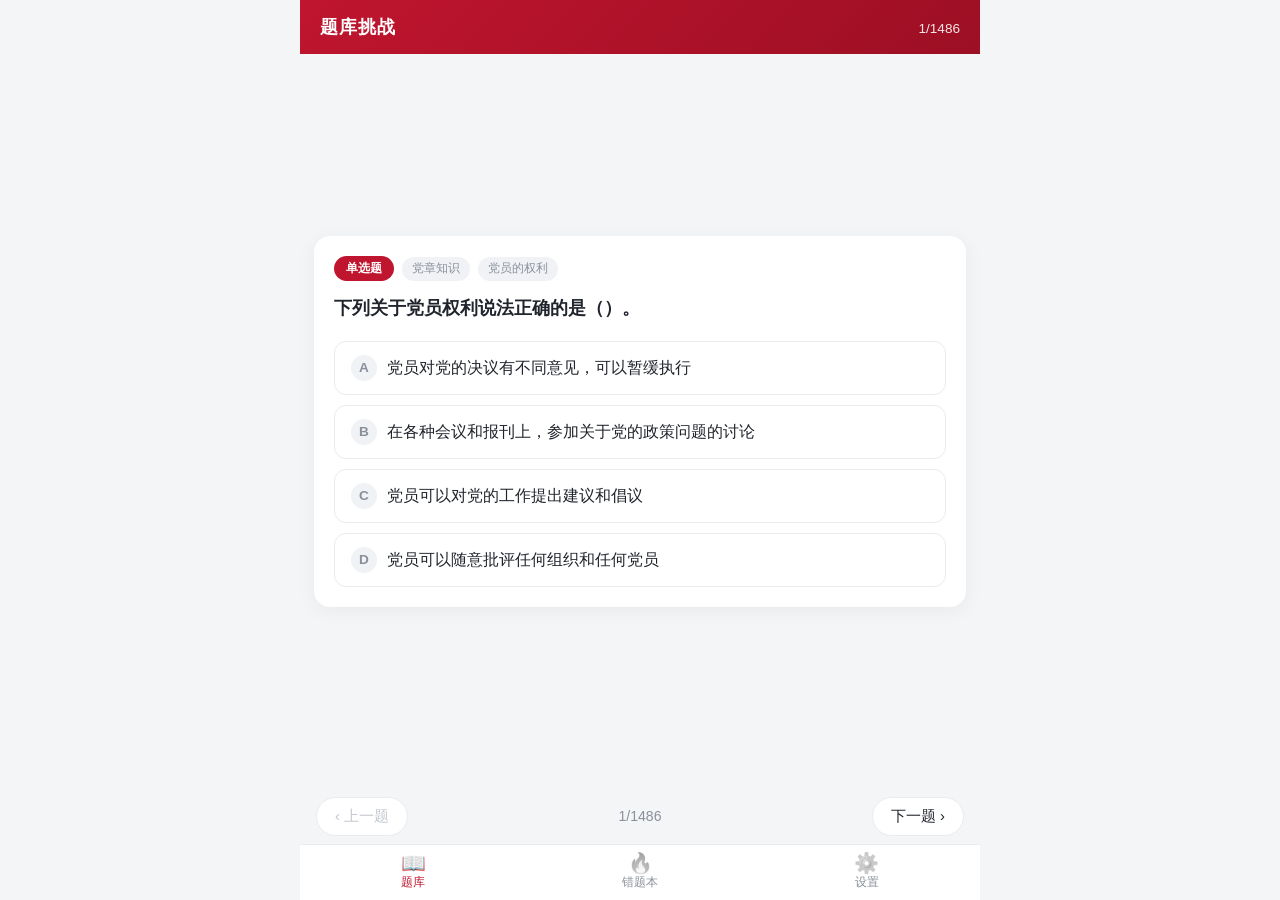
<file: index.html>
<!DOCTYPE html>
<html lang="zh-CN">
<head>
  <meta charset="UTF-8">
  <meta name="viewport" content="width=device-width, initial-scale=1.0, viewport-fit=cover, maximum-scale=1.0, user-scalable=no">
  <title>中共党史刷题</title>
  <link rel="stylesheet" href="css/style.css">
</head>
<body>
  <div class="app">
    <header class="appbar">
      <div class="appbar-title" id="viewTitle">题库挑战</div>
      <div class="appbar-sub" id="progressSub">0/0</div>
    </header>

    <main class="stage">
      <article id="card" class="card" aria-live="polite"><!-- 动态注入 --></article>

      <div id="settingsView" class="settings hidden">
        <div class="set-group">
          <span class="set-label">错题答对几次后移出错题本</span>
          <div class="set-row">
            <button id="thMinus" class="btn-ghost step">−</button>
            <span id="thValue" class="th-value">2</span>
            <button id="thPlus" class="btn-ghost step">+</button>
          </div>
        </div>
        <div class="set-group">
          <span class="set-label">跳转到题号</span>
          <div class="set-row">
            <input id="jumpInput" class="jump-input" type="number" min="1" inputmode="numeric" aria-label="题号">
            <button id="jumpBtn" class="btn-ghost">跳转</button>
          </div>
        </div>
        <div class="set-group">
          <span class="set-label">数据</span>
          <div class="set-row">
            <button id="resetBtn" class="btn-ghost danger">重置全部进度与错题</button>
          </div>
        </div>
        <p class="set-meta" id="metaInfo">题库加载中…</p>
        <p class="set-meta">题目顺序在首次打开时随机生成并固定保存，答题进度仅存于本机浏览器，不上传。</p>
      </div>
    </main>

    <div class="navrow" id="navrow">
      <button id="prevBtn" class="nav-btn">‹ 上一题</button>
      <span id="navIndex" class="nav-index">0/0</span>
      <button id="nextBtn" class="nav-btn">下一题 ›</button>
    </div>

    <nav class="tabbar" role="tablist">
      <button class="tabitem active" data-view="practice" role="tab">
        <span class="ti-ico">📖</span><span class="ti-txt">题库</span>
      </button>
      <button class="tabitem" data-view="wrong" role="tab">
        <span class="ti-ico">🔥</span><span class="ti-txt">错题本</span><i id="wrongCount" class="ti-badge">0</i>
      </button>
      <button class="tabitem" data-view="settings" role="tab">
        <span class="ti-ico">⚙️</span><span class="ti-txt">设置</span>
      </button>
    </nav>
  </div>

  <script src="js/app.js"></script>
</body>
</html>
</file>
<file: css/style.css>
:root {
  --red: #c0152f;
  --red-dark: #9c0f24;
  --red-soft: #fbeaec;
  --gold: #f2c14e;
  --ink: #20242c;
  --muted: #8a909b;
  --line: #e9ebef;
  --bg: #f4f5f7;
  --green: #1f9d55;
  --green-soft: #e7f6ed;
  --card: #ffffff;
  --radius: 16px;
  --shadow: 0 4px 20px rgba(0, 0, 0, 0.05);
}

* { box-sizing: border-box; -webkit-tap-highlight-color: transparent; }

html, body {
  margin: 0;
  height: 100%;
  overflow: hidden;
  font-family: -apple-system, "Segoe UI", "Microsoft YaHei", "PingFang SC", sans-serif;
  color: var(--ink);
  background: var(--bg);
  line-height: 1.5;
}

/* 全屏 App 框架：头 / 内容 / 导航 / 标签，互不挤压且不滚动 */
.app {
  display: flex;
  flex-direction: column;
  height: 100vh;
  height: 100dvh;
  max-width: 680px;
  margin: 0 auto;
  background: var(--bg);
}

/* 顶栏 */
.appbar {
  flex: 0 0 auto;
  background: linear-gradient(135deg, var(--red), var(--red-dark));
  color: #fff;
  padding: 14px 20px calc(14px + env(safe-area-inset-top, 0px));
  padding-top: max(14px, env(safe-area-inset-top, 0px));
  display: flex;
  align-items: baseline;
  justify-content: space-between;
}
.appbar-title { font-size: 1.1rem; font-weight: 700; letter-spacing: 1px; }
.appbar-sub { font-size: 0.85rem; opacity: 0.9; }

/* 内容区：占据剩余空间，卡片垂直居中 */
.stage {
  flex: 1 1 auto;
  min-height: 0;
  display: flex;
  align-items: center;
  justify-content: center;
  padding: 14px;
  overflow-y: auto;
}

/* 题卡 */
.card {
  width: 100%;
  background: var(--card);
  border-radius: var(--radius);
  box-shadow: var(--shadow);
  padding: 20px;
  display: flex;
  flex-direction: column;
  max-height: 100%;
  overflow: hidden;
}

/* 题头固定，保证“单选/多选”等标签始终可见 */
.q-head {
  display: flex;
  align-items: center;
  gap: 8px;
  margin-bottom: 14px;
  flex-wrap: wrap;
  flex: 0 0 auto;
}
/* 题干+选项+反馈：超长时此区域内部滚动，不挤掉题头 */
.card-body {
  flex: 1 1 auto;
  min-height: 0;
  overflow-y: auto;
  -webkit-overflow-scrolling: touch;
}
.type-tag {
  background: var(--red);
  color: #fff;
  border-radius: 999px;
  padding: 3px 12px;
  font-size: 0.78rem;
  font-weight: 600;
}
.points-tag {
  background: #f0f2f5;
  color: var(--muted);
  border-radius: 999px;
  padding: 3px 10px;
  font-size: 0.74rem;
}
.q-text { font-size: 1.12rem; margin: 0 0 18px; font-weight: 600; line-height: 1.55; }

/* 选项 */
.options { display: flex; flex-direction: column; gap: 10px; }
.option {
  display: flex;
  align-items: center;
  gap: 10px;
  border: 1.5px solid var(--line);
  border-radius: 12px;
  padding: 13px 16px;
  cursor: pointer;
  transition: border-color 0.12s, background 0.12s;
  user-select: none;
  font-size: 1rem;
}
.option:active { transform: scale(0.99); }
.option.selected { border-color: var(--red); background: var(--red-soft); }
.option.correct { border-color: var(--green); background: var(--green-soft); }
.option.wrong { border-color: var(--red); background: var(--red-soft); }
.option.disabled { cursor: default; pointer-events: none; }
.opt-key {
  flex: 0 0 26px;
  height: 26px;
  border-radius: 50%;
  background: #f0f2f5;
  color: var(--muted);
  display: inline-flex;
  align-items: center;
  justify-content: center;
  font-weight: 700;
  font-size: 0.85rem;
}
.option.selected .opt-key { background: var(--red); color: #fff; }
.option.correct .opt-key { background: var(--green); color: #fff; }
.option.wrong .opt-key { background: var(--red); color: #fff; }
.opt-text { flex: 1; }
.opt-mark { font-weight: 700; font-size: 1.05rem; }
.option.correct .opt-mark { color: var(--green); }
.option.wrong .opt-mark { color: var(--red); }

/* 填空 */
.blank-input {
  width: 100%;
  border: 1.5px solid var(--line);
  border-radius: 12px;
  padding: 13px 16px;
  font-size: 1rem;
  font-family: inherit;
  text-align: center;
}
.blank-input:focus { border-color: var(--red); outline: none; }
.blank-input:disabled { background: #f7f8fa; color: var(--ink); }

/* 提交按钮：居中 */
.actions { margin-top: 16px; display: flex; justify-content: center; }
.btn {
  background: var(--red);
  color: #fff;
  border: none;
  padding: 12px 48px;
  border-radius: 999px;
  cursor: pointer;
  font-size: 1rem;
  font-weight: 600;
}
.btn:active { background: var(--red-dark); }
.btn:disabled { background: #cfd3da; }

/* 反馈 */
.feedback {
  margin-top: 16px;
  padding: 12px 16px;
  border-radius: 12px;
  font-size: 0.92rem;
  display: none;
}
.feedback.show { display: block; }
.feedback.ok { background: var(--green-soft); }
.feedback.no { background: var(--red-soft); }
.feedback-title { font-weight: 700; margin-bottom: 4px; }
.feedback-title.ok { color: var(--green); }
.feedback-title.no { color: var(--red-dark); }
.feedback-row { color: var(--muted); font-size: 0.84rem; margin-top: 3px; }
.feedback-row strong { color: var(--ink); }

/* 导航行 */
.navrow {
  flex: 0 0 auto;
  display: flex;
  align-items: center;
  justify-content: space-between;
  gap: 10px;
  padding: 8px 16px;
}
.nav-btn {
  background: #fff;
  border: 1px solid var(--line);
  color: var(--ink);
  border-radius: 999px;
  padding: 9px 18px;
  font-size: 0.92rem;
  cursor: pointer;
}
.nav-btn:active { background: var(--red-soft); }
.nav-btn:disabled { color: #c3c7cf; }
.nav-index { color: var(--muted); font-size: 0.88rem; font-variant-numeric: tabular-nums; }

/* 底部标签栏 */
.tabbar {
  flex: 0 0 auto;
  display: flex;
  background: #fff;
  border-top: 1px solid var(--line);
  padding-bottom: env(safe-area-inset-bottom, 0px);
}
.tabitem {
  flex: 1;
  background: none;
  border: none;
  padding: 8px 0 10px;
  display: flex;
  flex-direction: column;
  align-items: center;
  gap: 2px;
  cursor: pointer;
  color: var(--muted);
  font-size: 0.72rem;
  position: relative;
}
.tabitem.active { color: var(--red); }
.ti-ico { font-size: 1.25rem; line-height: 1; filter: grayscale(1); opacity: 0.6; }
.tabitem.active .ti-ico { filter: none; opacity: 1; }
.ti-badge {
  position: absolute;
  top: 4px;
  left: 50%;
  margin-left: 6px;
  background: var(--red);
  color: #fff;
  border-radius: 999px;
  font-size: 0.62rem;
  font-style: normal;
  padding: 0 5px;
  min-width: 16px;
  text-align: center;
  line-height: 16px;
}
.ti-badge.zero { display: none; }

/* 设置面板 */
.settings {
  width: 100%;
  background: var(--card);
  border-radius: var(--radius);
  box-shadow: var(--shadow);
  padding: 20px;
  display: flex;
  flex-direction: column;
  gap: 18px;
}
.set-group { display: flex; flex-direction: column; gap: 8px; }
.set-label { font-size: 0.82rem; color: var(--muted); }
.set-row { display: flex; gap: 8px; align-items: center; }
.chip {
  border: 1.5px solid var(--line);
  background: #fff;
  padding: 8px 22px;
  border-radius: 999px;
  cursor: pointer;
  font-size: 0.92rem;
}
.chip.active { background: var(--red); color: #fff; border-color: var(--red); }
.select {
  border: 1.5px solid var(--line);
  background: #fff;
  padding: 9px 12px;
  border-radius: 10px;
  font-size: 0.95rem;
  width: 100%;
}
.jump-input {
  flex: 1;
  border: 1.5px solid var(--line);
  border-radius: 10px;
  padding: 9px 12px;
  font-size: 0.95rem;
  text-align: center;
}
.btn-ghost {
  background: #fff;
  color: var(--ink);
  border: 1.5px solid var(--line);
  padding: 9px 18px;
  border-radius: 10px;
  cursor: pointer;
  font-size: 0.92rem;
}
.btn-ghost.danger { color: var(--red); border-color: var(--red-soft); width: 100%; }
.btn-ghost.step {
  width: 44px;
  padding: 9px 0;
  font-size: 1.2rem;
  font-weight: 700;
  text-align: center;
}
.th-value {
  min-width: 48px;
  text-align: center;
  font-size: 1.1rem;
  font-weight: 700;
  color: var(--ink);
  font-variant-numeric: tabular-nums;
}
.set-meta { font-size: 0.78rem; color: var(--muted); margin: 0; }

.empty { text-align: center; color: var(--muted); padding: 36px 0; width: 100%; }
.hidden { display: none !important; }
</file>
